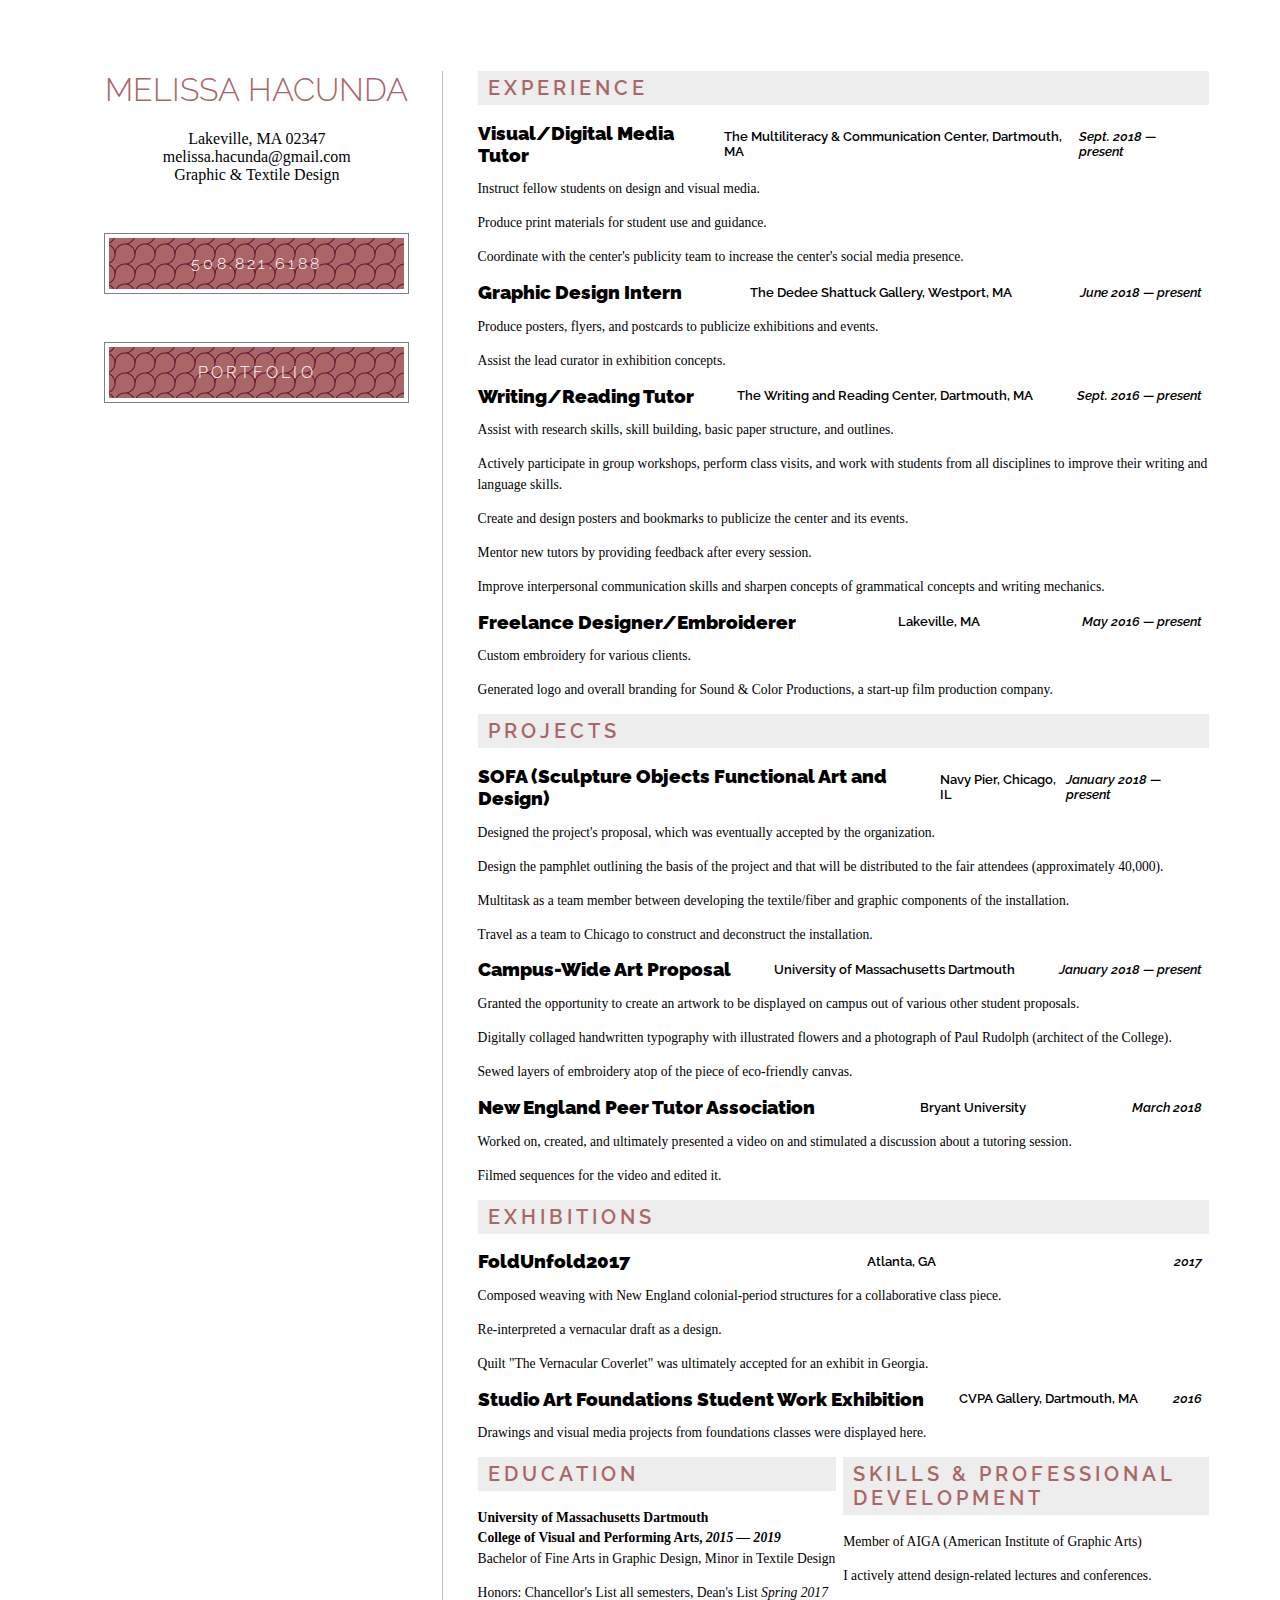
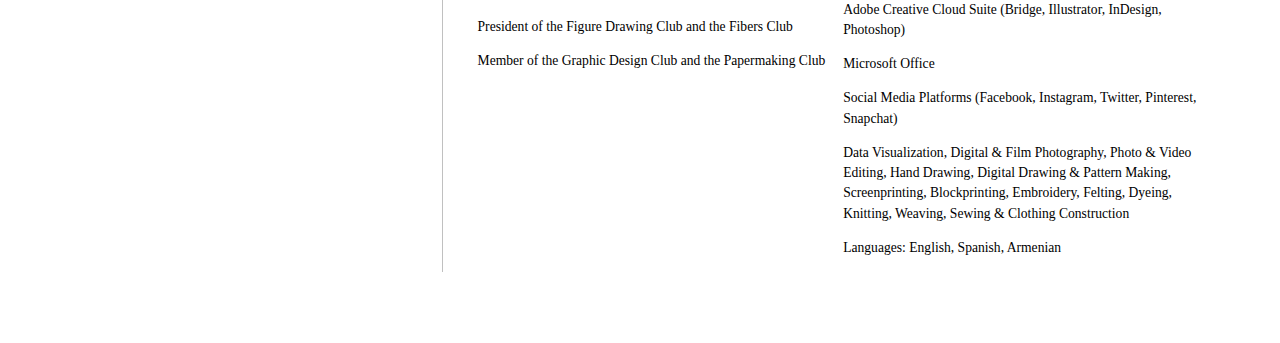
<file: resumePage/index.html>
<!DOCTYPE html>
<!--[if lt IE 7]>      <html class="no-js lt-ie9 lt-ie8 lt-ie7"> <![endif]-->
<!--[if IE 7]>         <html class="no-js lt-ie9 lt-ie8"> <![endif]-->
<!--[if IE 8]>         <html class="no-js lt-ie9"> <![endif]-->
<!--[if gt IE 8]><!--> <html class="no-js"> <!--<![endif]-->
    <head>
        <meta charset="utf-8">
        <meta http-equiv="X-UA-Compatible" content="IE=edge">
        <title>Melissa Hacunda's Resume</title>
        <meta name="description" content="">
        <meta name="viewport" content="width=device-width, initial-scale=1">
        <link rel="stylesheet" href="style.css">
    </head>
    <body>
    <article>

    <header>
      <!-- force flexbox to keep name on a single line -->
      <h1>Melissa&nbsp;Hacunda</h1>
      <p>
            Lakeville, MA 02347<br/>melissa.hacunda@gmail.com<br/>Graphic & Textile Design
        <a href="tel:1-508-821-6188">508.821.6188</a>
        <a href="../GDportfolio/graphicDesign.html">portfolio</a>
      </p>
    </header>
  
    <div class="one-col">
        <section>
        <h2>EXPERIENCE</h2>
            <h3><strong>Visual/Digital Media Tutor</strong> The Multiliteracy & Communication Center, Dartmouth, MA 
                <em>Sept. 2018 — present</em>
            </h3>
                <ul>
                    <li>Instruct fellow students on design and visual media.</li>
                    <li>Produce print materials for student use and guidance.</li>
                    <li>Coordinate with the center's publicity team to increase the center's social media presence. </li>
                </ul>

            <h3><strong>Graphic Design Intern</strong> The Dedee Shattuck Gallery, Westport, MA 
                <em>June 2018 — present</em>
            </h3>
                <ul>
                    <li>Produce posters, flyers, and postcards to publicize exhibitions and events.</li>
                    <li>Assist the lead curator in exhibition concepts.</li>
                </ul>
  
            <h3><strong>Writing/Reading Tutor</strong> The Writing and Reading Center, Dartmouth, MA
                <em>Sept. 2016 — present</em>
            </h3>
                <ul>
                    <li>Assist with research skills, skill building, basic paper structure, and outlines.</li>
                    <li>Actively participate in group workshops, perform class visits, and work with students from all disciplines to improve their writing and language skills.</li>
                    <li>Create and design posters and bookmarks to publicize the center and its events.</li>
                    <li>Mentor new tutors by providing feedback after every session.</li>
                    <li>Improve interpersonal communication skills and sharpen concepts of grammatical concepts and writing mechanics.</li>
                </ul>
  
            <h3><strong>Freelance Designer/Embroiderer</strong> Lakeville, MA
                <em>May 2016 — present</em>
            </h3>
                <ul>
                    <li>Custom embroidery for various clients.</li>
                    <li>Generated logo and overall branding for Sound & Color Productions, a start-up film production company.</li>
                </ul>

        <h2>PROJECTS</h2>
            <h3><strong>SOFA (Sculpture Objects Functional Art and Design)</strong> Navy Pier, Chicago, IL 
                <em>January 2018 — present</em>
            </h3>
                <ul>
                    <li>Designed the project's proposal, which was eventually accepted by the organization.</li>
                    <li>Design the pamphlet outlining the basis of the project and that will be distributed to the fair attendees (approximately 40,000).</li>
                    <li>Multitask as a team member between developing the textile/fiber and graphic components of the installation.</li>
                    <li>Travel as a team to Chicago to construct and deconstruct the installation.</li>
                </ul>

            <h3><strong>Campus-Wide Art Proposal</strong> University of Massachusetts Dartmouth
                <em>January 2018 — present</em>
            </h3>
                <ul>
                    <li>Granted the opportunity to create an artwork to be displayed on campus out of various other student proposals.</li>
                    <li>Digitally collaged handwritten typography with illustrated flowers and a photograph of Paul Rudolph (architect of the College).</li>
                    <li>Sewed layers of embroidery atop of the piece of eco-friendly canvas.</li>
                </ul>

            <h3><strong>New England Peer Tutor Association</strong> Bryant University 
                <em>March 2018</em>
            </h3>
                <ul>
                    <li>Worked on, created, and ultimately presented a video on and stimulated a discussion about a tutoring session.</li>
                    <li>Filmed sequences for the video and edited it.</li>
                </ul>

        <h2>EXHIBITIONS</h2>
            <h3><strong>FoldUnfold2017</strong> Atlanta, GA
                <em>2017</em>
            </h3>
                <ul>
                    <li>Composed weaving with New England colonial-period structures for a collaborative class piece.</li>
                    <li>Re-interpreted a vernacular draft as a design.</li>
                    <li>Quilt "The Vernacular Coverlet" was ultimately accepted for an exhibit in Georgia.</li>
                </ul>

            <h3><strong>Studio Art Foundations Student Work Exhibition</strong> CVPA Gallery, Dartmouth, MA 
                <em>2016</em>
            </h3>
                <ul>
                    <li>Drawings and visual media projects from foundations classes were displayed here.</li>
                </ul>

        </section>
  
    <div class="two-col">
        <section>
        <h2>EDUCATION</h2>
            <ol>
                <li> 
                    <strong>University of Massachusetts Dartmouth</strong> 
                    <strong>College of Visual and Performing Arts, 
                        <em>2015 — 2019</em>
                    </strong>
                Bachelor of Fine Arts in Graphic Design,
                Minor in Textile Design
                </li>
                <li>Honors: Chancellor's List all semesters, Dean's List <em>Spring 2017</em></li>
                <li>President of the Figure Drawing Club and the Fibers Club</li>
                <li>Member of the Graphic Design Club and the Papermaking Club</li>
            </ol>
        </section>
        <section>
        <h2>SKILLS & PROFESSIONAL DEVELOPMENT</h2>
            <ul>
                <li>Member of AIGA (American Institute of Graphic Arts)</li> 
                <li>I actively attend design-related lectures and conferences.</li> 
                <li>Adobe Creative Cloud Suite (Bridge, Illustrator, InDesign, Photoshop)</li>
                <li>Microsoft Office</li>
                <li>Social Media Platforms (Facebook, Instagram, Twitter, Pinterest, Snapchat)</li>
                <li>Data Visualization, Digital & Film Photography, Photo & Video Editing, Hand Drawing, Digital Drawing & Pattern Making, Screenprinting, Blockprinting, Embroidery, Felting, Dyeing, Knitting, Weaving, Sewing & Clothing Construction</li>
                <li>Languages: English, Spanish, Armenian</li>
            </ul>
        </section>
    </div>

    </div>

    </article>
    <script src="" async defer></script>
    </body>
</html>
</file>
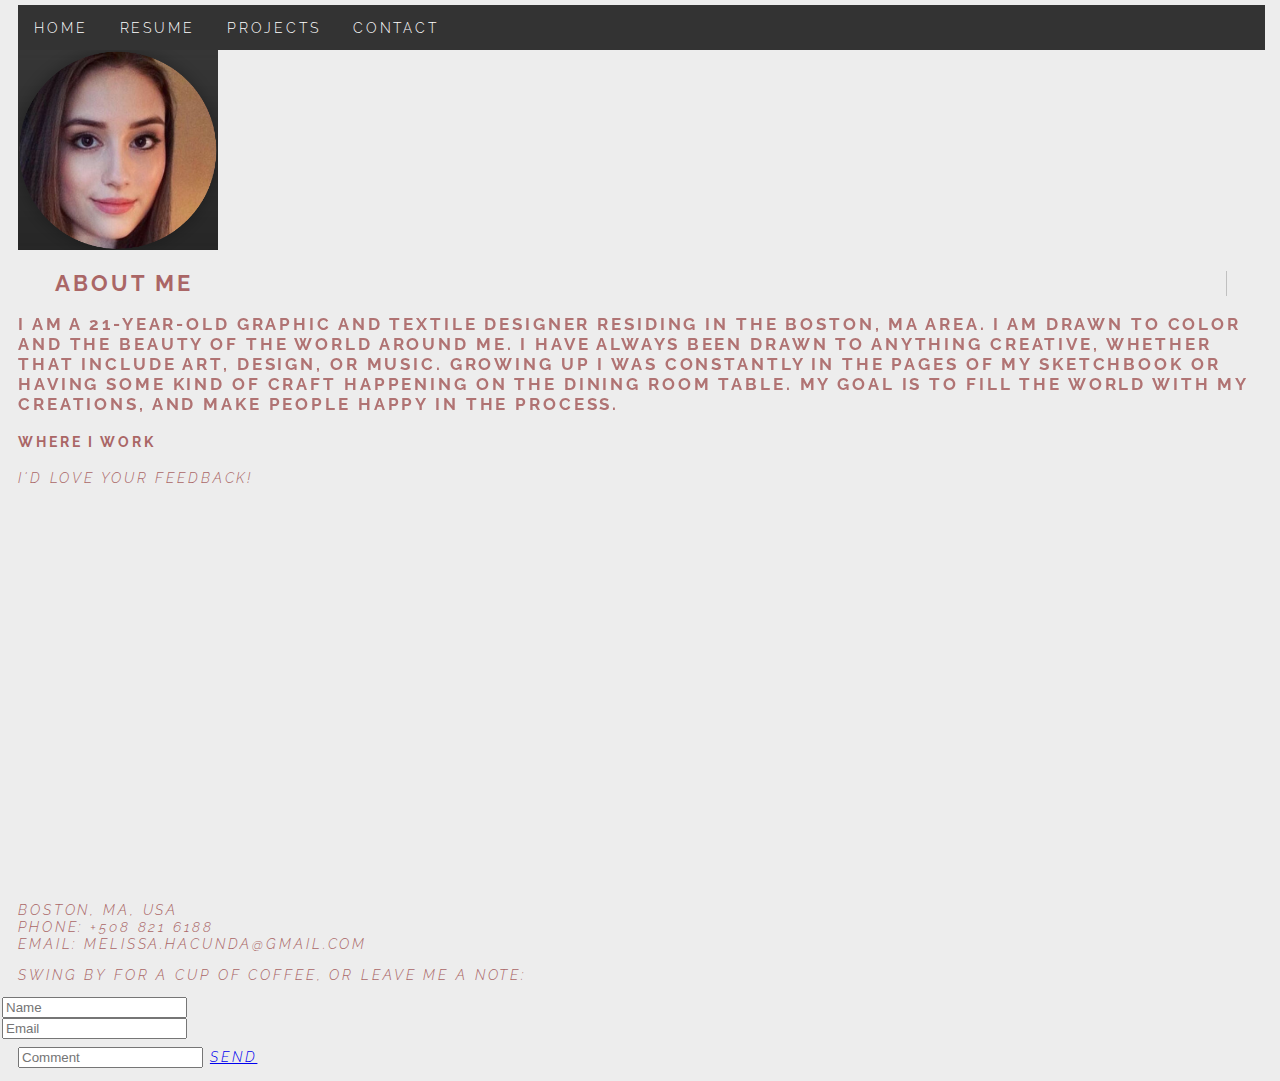
<file: aboutMe/aboutMe.html>
<!DOCTYPE html>
<!--[if lt IE 7]>      <html class="no-js lt-ie9 lt-ie8 lt-ie7"> <![endif]-->
<!--[if IE 7]>         <html class="no-js lt-ie9 lt-ie8"> <![endif]-->
<!--[if IE 8]>         <html class="no-js lt-ie9"> <![endif]-->
<!--[if gt IE 8]><!--> <html class="no-js"> <!--<![endif]-->
    <head>
        <link rel="stylesheet" href="aboutStyle.css">
    </head>
    <body>
        <ul>
            <li><a href="../loadingPage/LP.html">Home</a></li>
            <li><a href="../resumePage/index.html">Resume</a></li>
            <li class="dropdown">
                <a href="javascript:void(0)" class="dropbtn">Projects</a>
                    <div class="dropdown-content">
                        <a href="../GDportfolio/graphicDesign.html">Graphic Design</a>
                        <a href="../TDportfolio/textileDesign.html">Textile Design</a>
                        <a href="../photogPortfolio/photography.html">Photography</a>
                    </div>
            </li>
            <li><a href="#contact">Contact</a></li>
        </ul>
        <img src="imageFolder1/face.png" alt="face" style="width:200px;height:200px;">
        <div class="one-col">
            <section>
            <h2>ABOUT ME</h2>
                <h3>I am a 21-year-old Graphic and Textile Designer residing in the Boston, MA area. I am drawn to color and the beauty of the world around me. I have always been drawn to anything creative, whether that include art, design, or music. Growing up I was constantly in the pages of my sketchbook or having some kind of craft happening on the dining room table. My goal is to fill the world with my creations, and make people happy in the process.
                </h3>

        <div class="w3-content w3-container w3-padding-64">
                    <h4 class="w3-center">WHERE I WORK</h4>
                    <p class="w3-center"><em>I'd love your feedback!</em></p>
                  
                    <address class="w3-row w3-padding-32 w3-section">
                      <div class="w3-col m4 w3-container">
                        <!-- Add Google Maps -->
                        <div id="googleMap" class="w3-round-large"></div>
                      </div>
                      <div class="w3-col m8 w3-container w3-section">
                        <div class="w3-large w3-margin-bottom">
                          <i class="fa fa-map-marker w3-hover-text-black" style="width:30px"></i> Boston, MA, USA<br>
                          <i class="fa fa-phone w3-hover-text-black" style="width:30px"></i> Phone: +508 821 6188<br>
                          <i class="fa fa-envelope w3-hover-text-black" style="width:30px"> </i> Email: melissa.hacunda@gmail.com<br>
                        </div>
                        <p>Swing by for a cup of coffee, or leave me a note:</p>
                        <div class="w3-row-padding" style="margin:0 -16px 8px -16px">
                          <div class="w3-half">
                            <input class="w3-input w3-border w3-hover-light-grey" type="text" placeholder="Name">
                          </div>
                          <div class="w3-half">
                            <input class="w3-input w3-border w3-hover-light-grey" type="text" placeholder="Email">
                          </div>
                        </div>
                        <input class="w3-input w3-border w3-hover-light-grey" type="text" placeholder="Comment">
                        <a href="mailto:melissa.hacunda@gmail.com" class="w3-btn w3-section w3-right">SEND</a>
                      </div>
                    </address>
                  </div>
                  
                  <script type='text/javascript' src='aboutScript.js'></script>
    </body>
</html>
</file>
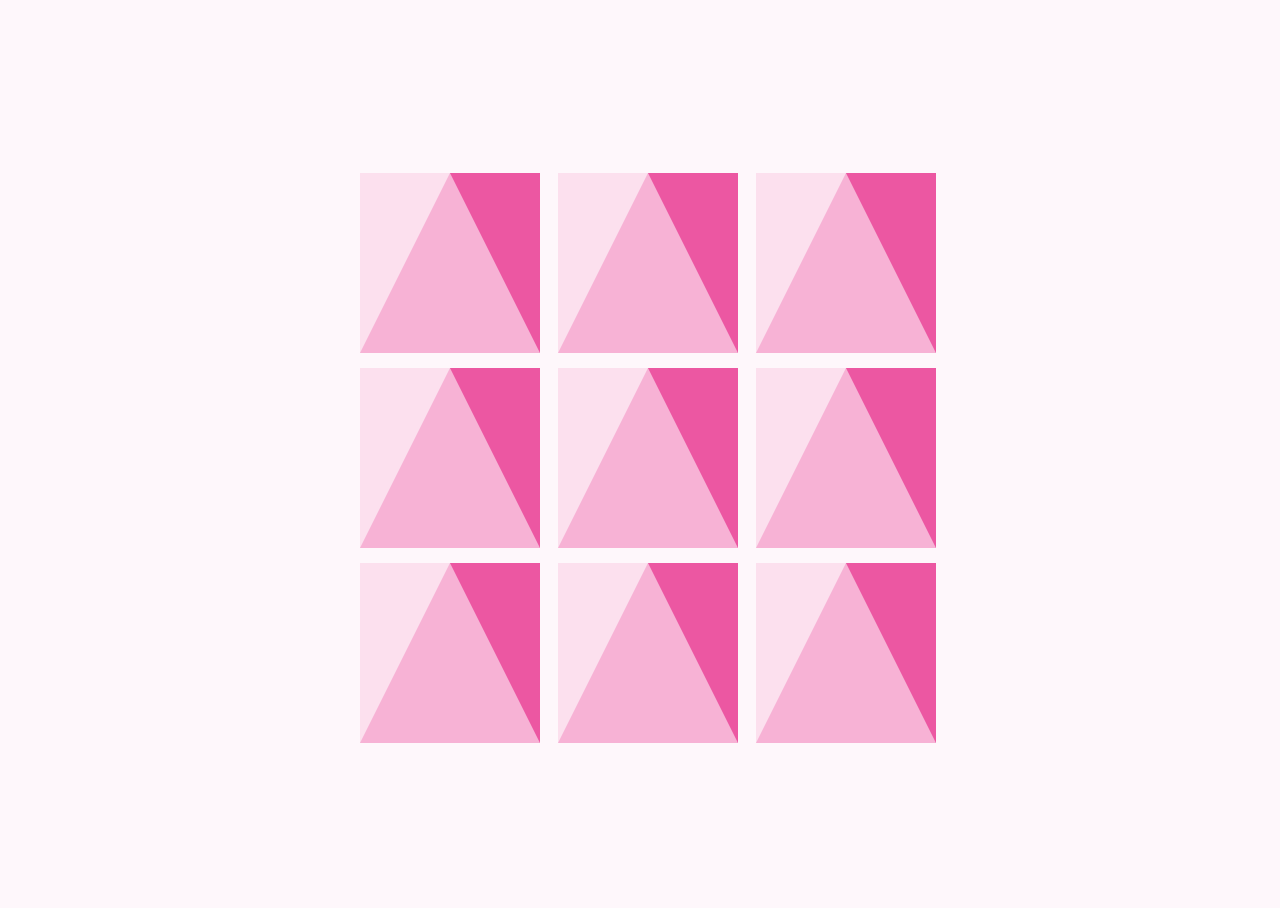
<file: loadingPage/LP.html>
<!DOCTYPE html>
<!--[if lt IE 7]>      <html class="no-js lt-ie9 lt-ie8 lt-ie7"> <![endif]-->
<!--[if IE 7]>         <html class="no-js lt-ie9 lt-ie8"> <![endif]-->
<!--[if IE 8]>         <html class="no-js lt-ie9"> <![endif]-->
<!--[if gt IE 8]><!--> <html class="no-js"> <!--<![endif]-->
    <head>
        <link rel="stylesheet" href="LP.css">
    </head>
    <body>
        <div class='triangles'>
            <div class='triangle'></div>
            <div class='triangle'></div>
            <div class='triangle'></div>
            <div class='triangle'></div>
            <div class='triangle'></div>
            <div class='triangle'></div>
            <div class='triangle'></div>
            <div class='triangle'></div>
            <div class='triangle'></div>
        </div>
    </body>
</html>
</file>
<file: resumePage/style.css>
@import url(https://fonts.googleapis.com/css?family=Raleway:400,300,600);
* {
  box-sizing: border-box;
}

/* use of flex-box here to create layout from <div> "grouping" tags. */
article,
.two-col {
  display: flex;
  flex-direction: row;
  justify-content: space-between;
}

article {
  padding: 5%;
}

header {
  padding: 0 3%;
  border-right: 1px solid silver;
  margin-right: 3%;
}

.two-col section {
  flex: 1;
  /* better than declaring width since there are equal columns */
}

/* layout for mediaquery */
@media only screen and (max-width: 768px) {
  article,
  .two-col {
    flex-direction: column;
  }

  header {
    border-right: none;
    margin: 0;
    padding: 0;
  }
}

/* header CSS */
h1,
h2,
h3 {
  font-family: 'Raleway';
  margin-top: 0;
  font-weight: 300;
}

h1 {
  font-weight: 300;
  text-transform: uppercase;
  color: #a66;
}

h2 {
  font-size: 1.25em;
  letter-spacing: .2em;
  font-weight: 600;
  padding: 5px 10px;
  color: #a66;
  background-color: #ededed;
}

h3 {
  font-size: .8em;
  font-weight: 600;
  padding-right: .5em;
  /* flex-box helps here */
  display: flex;
  justify-content: space-between;
  align-items: center;
}

h3 strong {
  font-size: 1.5em
}

p,
li {
  font-family: Georgia;
}

p {
  text-align: center;
}

a {
  font-family: 'Raleway';
  font-weight: 300;
  text-transform: uppercase;
  letter-spacing: .2em;
  /* links displayed as decorative patterned boxes*/
  display: block;
  text-decoration: none;
  background-color: #a66;
  color: white;
  margin: 50px 0;
  padding: 20px 0;
  box-shadow: inset 0 0 0 4px white, 0 0 0 1px gray;
  transition: all .5s ease;
  background:
    radial-gradient(circle at 0% 50%, rgba(96, 16, 48, 0) 9px, #613 10px, rgba(96, 16, 48, 0) 11px) 0px 10px,
    radial-gradient(at 100% 100%, rgba(96, 16, 48, 0) 9px, #613 10px, rgba(96, 16, 48, 0) 11px),
    #a66;
    background-size: 20px 20px;
}

a:hover {
  background: white;
  color: black;
  box-shadow: inset 0 0 0 4px silver, 0 0 0 1px silver;
}

ol,
ul {
  list-style-type: none;
  padding: 0;
  font-size: .85em;
  line-height: 1.5;
}

li {
  margin-bottom: 1em;
}

.two-col section:first-child h2 {
  margin-right: 2%;
}

.two-col ol strong {
  display: block;
}


/* fitting to iPhone - design tweaking for single columns */

@media only screen and (max-width: 768px) {
  /* converting list of skills to a comma separated paragraph. */
  .two-col ul li {display: inline;}
  .two-col ul li:after {content: ","}
  .two-col ul li:last-child:after {content: "."}
  
  
  .two-col ol li {
    display: flex;
    justify-content: space-between;
    margin-bottom: .2em;
  }
  
  .two-col li {
    font-size: .85em;
  }
  
  h1 {
    text-align: center;
    font-size: 3em;
    margin-bottom: 0;
  }

  h3 {
    display: block;
    text-align: center;
  }

  h3 strong {
    display: block;
    margin-top: .5em;
  }

  a {
    display: inline-block;
    width: 48%;
    margin-top: 24px;
    margin-bottom: 0;
  }

  a:nth-of-type(1) {
    margin-right: 1%;
  }

  a:nth-of-type(2) {
    margin-left: 1%;
  }

  h2 {
    background-color: transparent;
    color: #a66;
    font-weight: 300;
    font-size: 2em;
    letter-spacing: 0;
    text-align: center;
    margin-bottom: 0;
  }
}
</file>
<file: aboutMe/aboutStyle.css>
@import url(https://fonts.googleapis.com/css?family=Raleway:400,300,600);
* {
  box-sizing: border-box;
}

h2 {
    padding: 0 3%;
    border-right: 1px solid silver;
    margin-right: 3%;
}

body {
    font-family: 'Raleway';
    margin-top: 0;
    font-weight: 300;
    font-weight: 300;
    text-transform: uppercase;
    color: #a66;
    font-size: .9em;
    letter-spacing: .2em;
    padding: 5px 10px;
    padding-right: .5em;
    background-color: #ededed;
}

ul {
    list-style-type: none;
    margin: 0;
    padding: 0;
    overflow: hidden;
    background-color: #333;
}

li {
    float: left;
}

li a, .dropbtn {
    display: inline-block;
    color: white;
    text-align: center;
    padding: 14px 16px;
    text-decoration: none;
}

li a:hover, .dropdown:hover .dropbtn {
    background-color: #a66;
}

li.dropdown {
    display: inline-block;
}

.dropdown-content {
    display: none;
    position: absolute;
    background-color: #f9f9f9;
    min-width: 160px;
    box-shadow: 0px 8px 16px 0px rgba(0,0,0,0.2);
    z-index: 1;
}

.dropdown-content a {
    color: black;
    padding: 12px 16px;
    text-decoration: none;
    display: block;
    text-align: left;
}

.dropdown-content a:hover {background-color: #f1f1f1}

.dropdown:hover .dropdown-content {
    display: block;
}

h3 {
    cursor: hand;
    cursor: pointer;
    opacity: .9;
    text-transform: uppercase;
}

#googleMap {
    width: 100%;
    height: 400px;
    -webkit-filter: grayscale(1);
    filter: grayscale(1);
}
</file>
<file: loadingPage/LP.css>
*,
*:before,
*:after {
  box-sizing: border-box;
}

html,
body {
  width: 100%;
  height: 100%;
}

body {
  display: flex;
  align-items: center;
  justify-content: center;
  -webkit-transform: translate3d(0, 0, 0);
          transform: translate3d(0, 0, 0);
}

.clearfix {
  zoom: 1;
}
.clearfix:before, .clearfix:after {
  content: "\0020";
  display: block;
  height: 0;
  overflow: hidden;
}
.clearfix:after {
  clear: both;
}

body {
  background: #fef7fb;
  font-size: 20vmin;
}

.triangles {
  align-items: center;
  display: flex;
  flex-wrap: wrap;
  height: 3.25em;
  justify-content: center;
  width: 4em;
}

.triangle {
  -webkit-animation: 4s twist linear infinite;
          animation: 4s twist linear infinite;
  background: #c7166f;
  border-color: #c7166f #ec57a2 #f7b2d5 #fce0ee;
  border-style: solid;
  border-width: 0 .5em 1em;
  height: 1em;
  margin: 0 .05em;
  width: 1em;
}

.triangle:nth-child(odd) {
  -webkit-animation-delay: -2s;
          animation-delay: -2s;
}

@-webkit-keyframes twist {
  25% {
    border-width: .5em 1em .5em 0;
    border-color: #ec57a2 #f7b2d5 #fce0ee #c7166f;
  }
  50% {
    border-width: 1em .5em 0;
    border-color: #f7b2d5 #fce0ee #c7166f #ec57a2;
  }
  75% {
    border-width: .5em 0 .5em 1em;
    border-color: #fce0ee #c7166f #ec57a2 #f7b2d5;
  }
  100% {
    border-width: 0 .5em 1em;
    border-color: #c7166f #ec57a2 #f7b2d5 #fce0ee;
  }
}

@keyframes twist {
  25% {
    border-width: .5em 1em .5em 0;
    border-color: #ec57a2 #f7b2d5 #fce0ee #c7166f;
  }
  50% {
    border-width: 1em .5em 0;
    border-color: #f7b2d5 #fce0ee #c7166f #ec57a2;
  }
  75% {
    border-width: .5em 0 .5em 1em;
    border-color: #fce0ee #c7166f #ec57a2 #f7b2d5;
  }
  100% {
    border-width: 0 .5em 1em;
    border-color: #c7166f #ec57a2 #f7b2d5 #fce0ee;
  }
}
</file>
